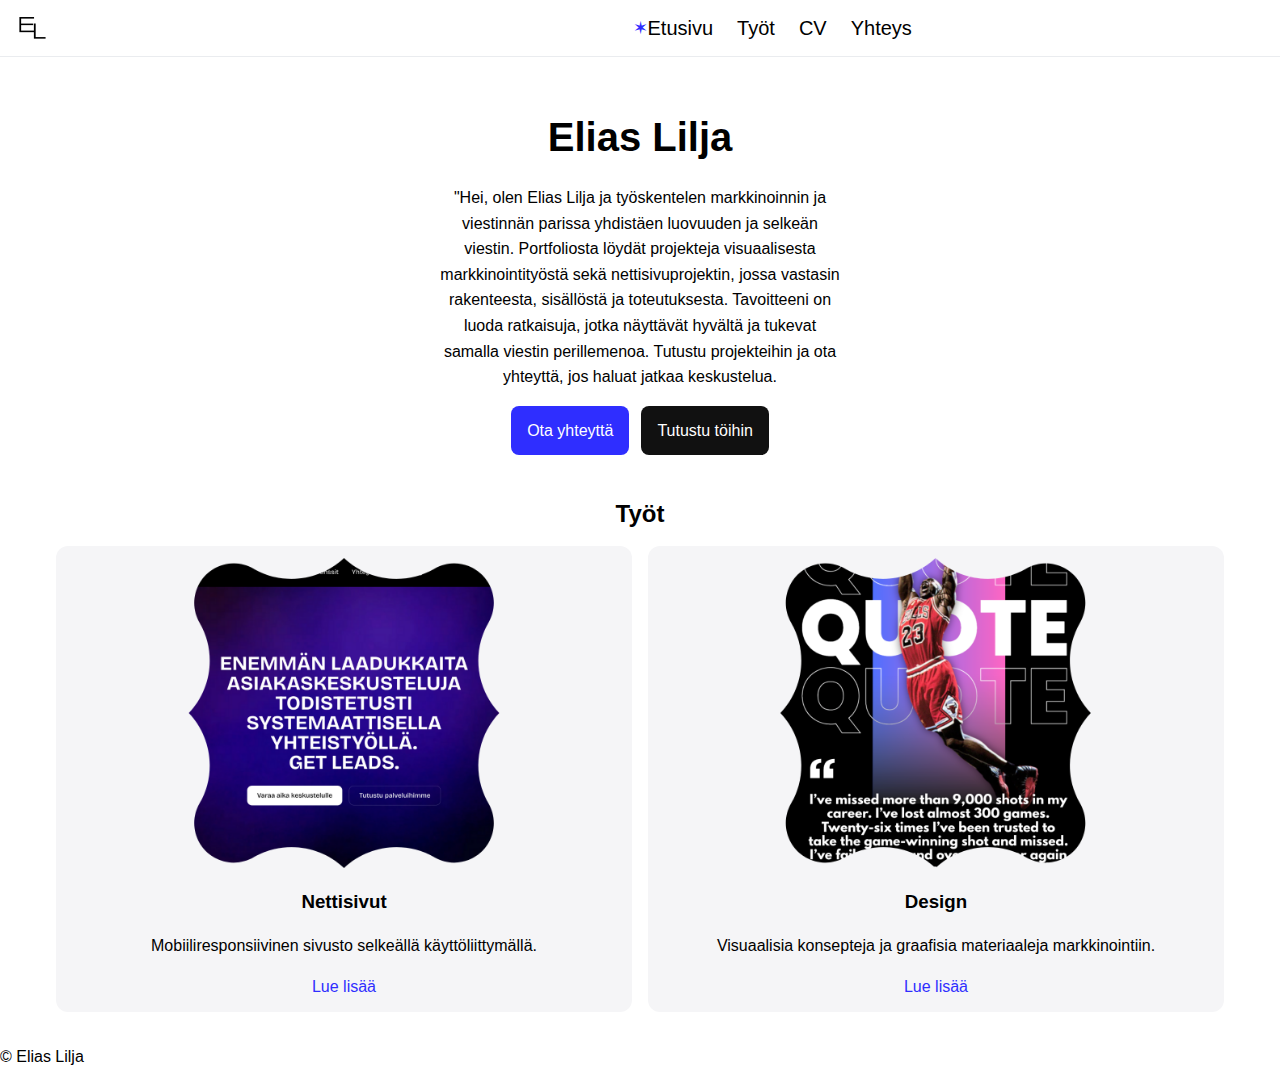
<file: index.html>
<!doctype html>
<html lang="fi">
<head>
  <meta charset="utf-8">
  <meta name="viewport" content="width=device-width, initial-scale=1">
  <title>Elias Lilja – Etusivu</title>
  
  <link rel="stylesheet" href="style.css">
</head>
<body>
<header class="site-header">
  <a class="logo" href="index.html" aria-label="Etusivu">
  <img src="logoEL.png" alt="Logo">
</a>
  <div class="symbol" aria-hidden="true">✶</div>
  <button class="menu-toggle" aria-expanded="false" aria-controls="mainnav" aria-label="Avaa valikko">☰</button>
  <nav id="mainnav" class="nav-drawer" aria-label="Päävalikko">
    <ul>
      <li><a href="index.html" aria-current="page">Etusivu</a></li>
      <li><a href="tyot.html">Työt</a></li>
      <li><a href="cv.html">CV</a></li>
      <li><a href="yhteys.html">Yhteys</a></li>
    </ul>
  </nav>
</header>

<main>
  <section class="hero">
    <h1>Elias Lilja</h1>
    <p class="lead">
      "Hei, olen Elias Lilja ja työskentelen markkinoinnin ja viestinnän parissa yhdistäen luovuuden ja selkeän viestin. Portfoliosta löydät projekteja visuaalisesta markkinointityöstä sekä nettisivuprojektin, jossa vastasin rakenteesta, sisällöstä ja toteutuksesta. Tavoitteeni on luoda ratkaisuja, jotka näyttävät hyvältä ja tukevat samalla viestin perillemenoa. Tutustu projekteihin ja ota yhteyttä, jos haluat jatkaa keskustelua. 
 
    </p>
    <div class="cta">
      <a class="btn" href="yhteys.html">Ota yhteyttä</a>
      <a class="btn btn-secondary" href="tyot.html">Tutustu töihin</a>
    </div>
  </section>

  <section class="work-teaser">
    <h2>Työt</h2>
    <div class="cards">
      <article class="card">
  <img src="nbkuvaN.png" alt="Verkkosivuprojekti">
  <div class="card-body">
    <h3>Nettisivut</h3>
    <p>Mobiiliresponsiivinen sivusto selkeällä käyttöliittymällä.</p>
    <a class="card-link" href="tyot.html">Lue lisää</a>
  </div>
</article>
<article class="card">
  <img src="nbkuvaD.png" alt="Design projektin kuva">
  <div class="card-body">
    <h3>Design</h3>
    <p>Visuaalisia konsepteja ja graafisia materiaaleja markkinointiin.</p>
    <a class="card-link" href="tyot.html">Lue lisää</a>
  </div>
</article>

    </div>
  </section>
</main>

<footer class="site-footer">
  <p>© Elias Lilja</p>
</footer>

<script src="main.js"></script>
</body>
</html>
</file>
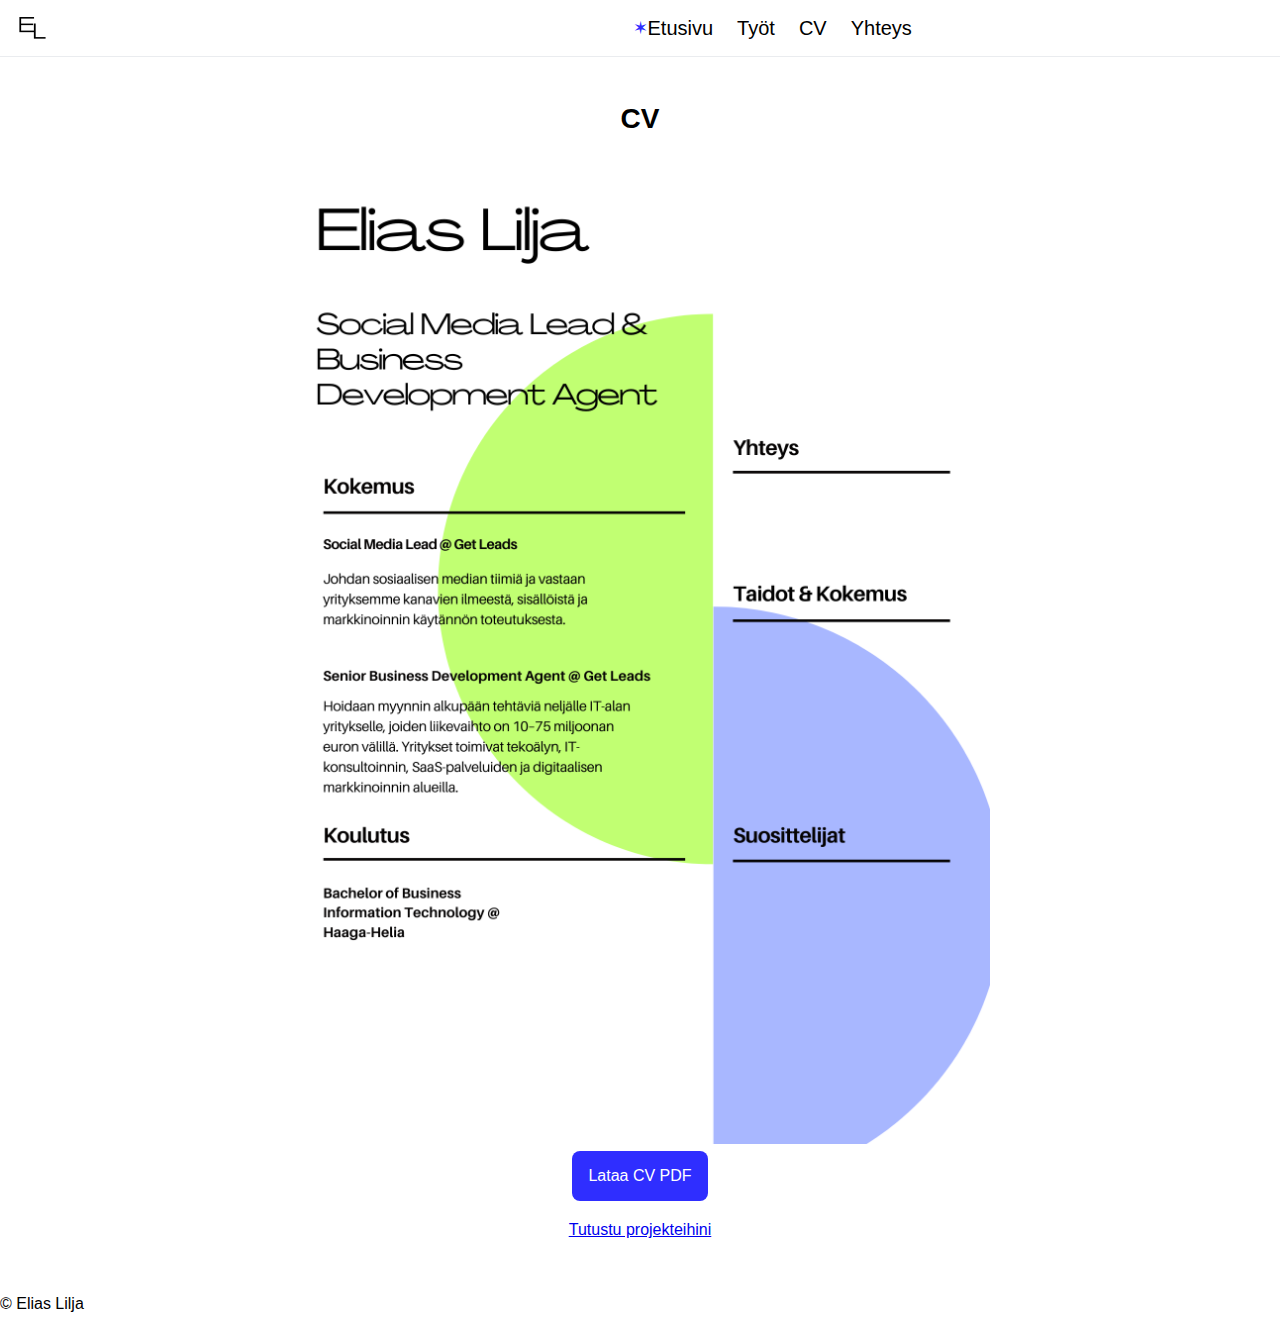
<file: cv.html>
<!doctype html>
<html lang="fi">
<head>
  <meta charset="utf-8">
  <meta name="viewport" content="width=device-width, initial-scale=1">
  <title>Elias Lilja – CV</title>
   <link rel="preconnect" href="https://fonts.googleapis.com">
  <link rel="preconnect" href="https://fonts.gstatic.com" crossorigin>
  <link href="https://fonts.googleapis.com/css2?family=Epilogue:wght@400;500;600;700;800&display=swap" rel="stylesheet">
  <link rel="stylesheet" href="style.css">
</head>
<body>
<header class="site-header">
  <a class="logo" href="index.html" aria-label="Etusivu">
    <img src="logoEL.png" alt="Logo">
  </a>

  <div class="symbol" aria-hidden="true">✶</div>

  <button class="menu-toggle" aria-expanded="false" aria-controls="mainnav" aria-label="Avaa valikko">☰</button>

  <nav id="mainnav" class="nav-drawer" aria-label="Päävalikko">
    <ul>
      <li><a href="index.html">Etusivu</a></li>
      <li><a href="tyot.html">Työt</a></li>
      <li><a href="cv.html">CV</a></li>
      <li><a href="yhteys.html">Yhteys</a></li>
    </ul>
  </nav>
</header>


<main class="cv-page">
  <h1 class="page-title">CV</h1>

  <figure class="cv-figure">
    <img src="Yellow and Gray Creative Resume.png" alt="CV esikatselukuva">
    <figcaption>
      <a class="btn" href="Yellow and Gray Creative Resume.png">Lataa CV PDF</a>
    </figcaption>
  </figure>

  <p class="muted"><a href="tyot.html">Tutustu projekteihini</a></p>
</main>

<footer class="site-footer">
  <p>© Elias Lilja</p>
</footer>

<script src="main.js"></script>
</body>
</html>
</file>
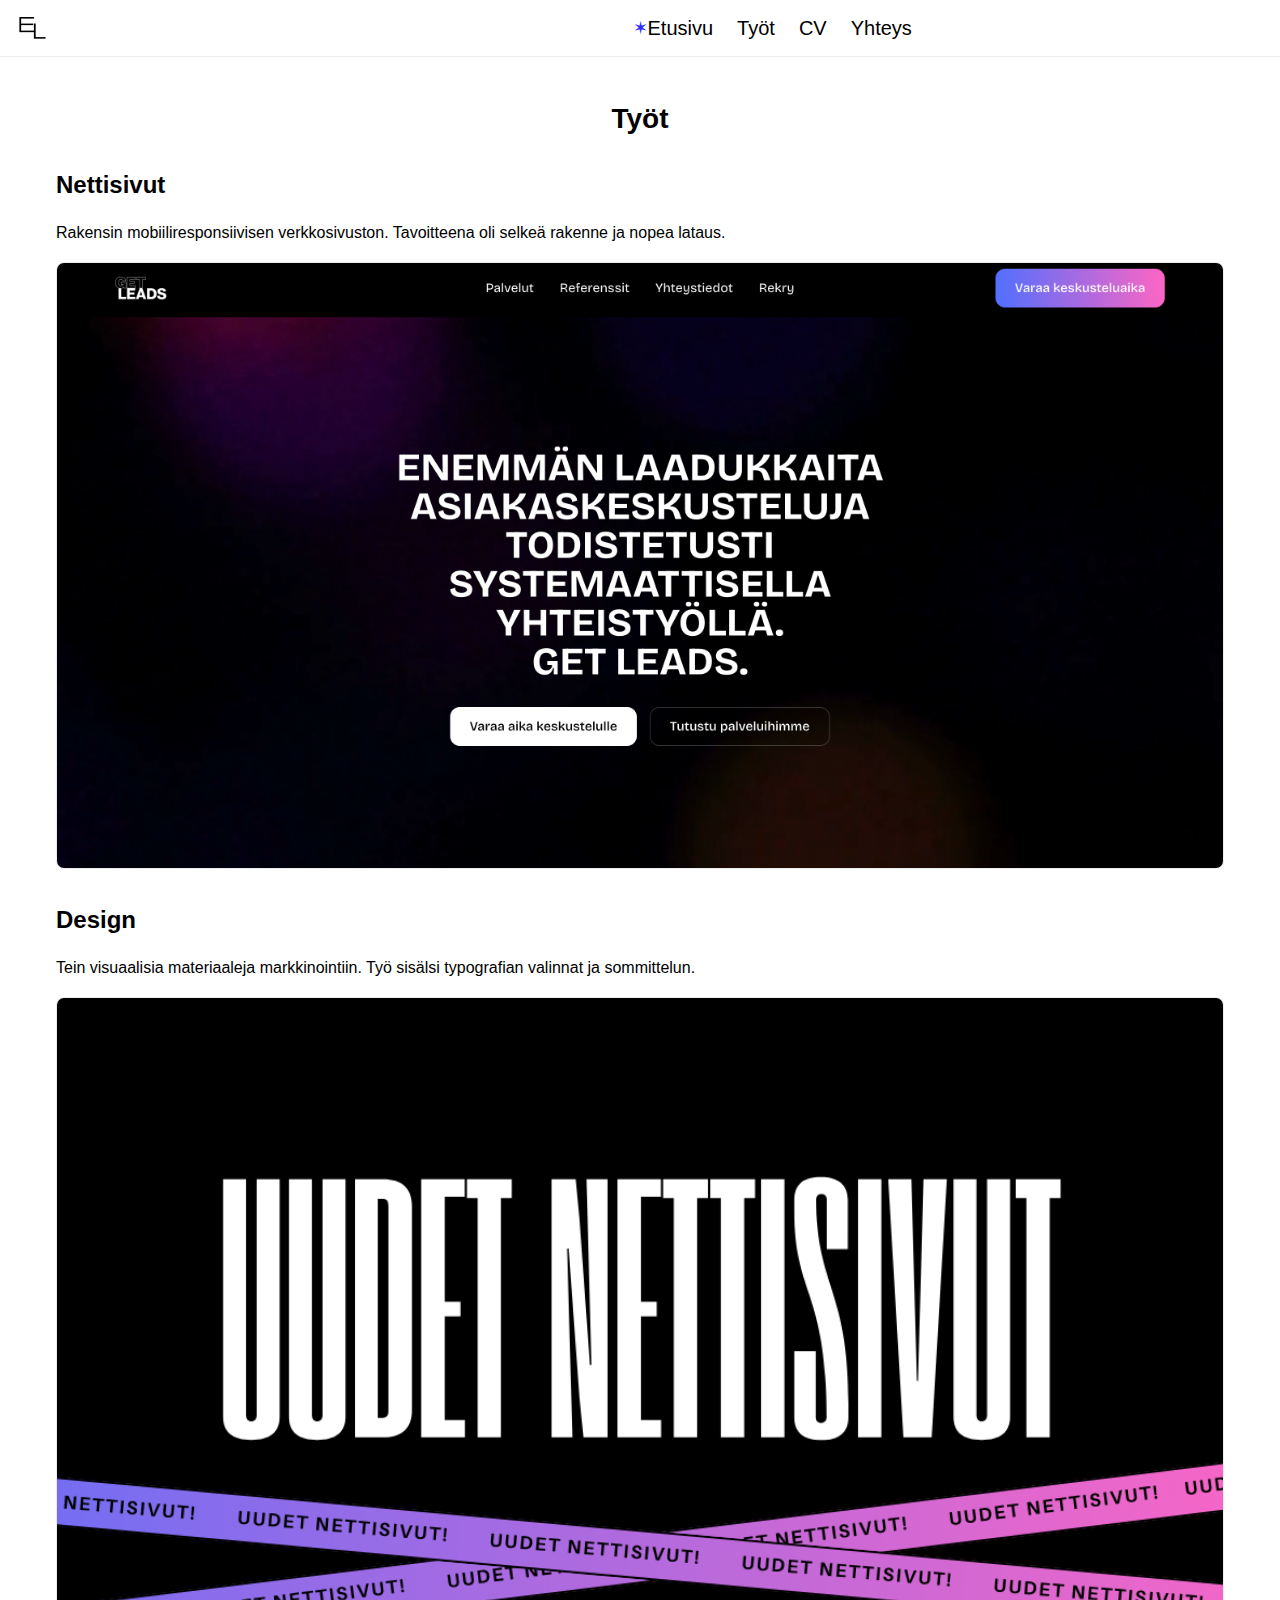
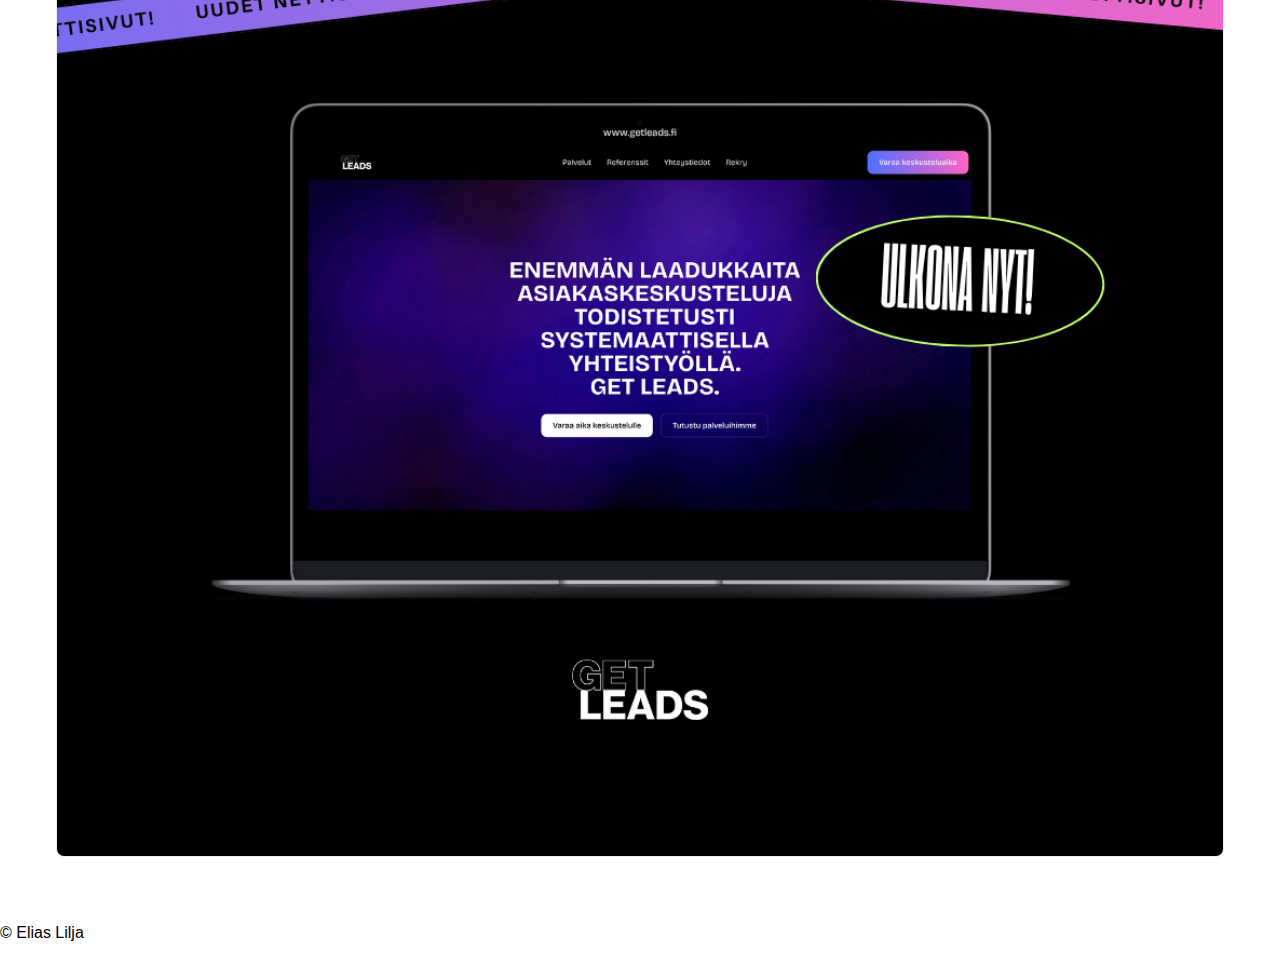
<file: tyot.html>
<!doctype html>
<html lang="fi">
<head>
  <meta charset="utf-8">
  <meta name="viewport" content="width=device-width, initial-scale=1">
  <title>Elias Lilja – Työt</title>
   <link rel="preconnect" href="https://fonts.googleapis.com">
  <link rel="preconnect" href="https://fonts.gstatic.com" crossorigin>
  <link href="https://fonts.googleapis.com/css2?family=Epilogue:wght@400;500;600;700;800&display=swap" rel="stylesheet">
  <link rel="stylesheet" href="style.css">
</head>
<body>
<header class="site-header">
  <a class="logo" href="index.html" aria-label="Etusivu">
    <img src="logoEL.png" alt="Logo">
  </a>

  <div class="symbol" aria-hidden="true">✶</div>

  <button class="menu-toggle" aria-expanded="false" aria-controls="mainnav" aria-label="Avaa valikko">☰</button>

  <nav id="mainnav" class="nav-drawer" aria-label="Päävalikko">
    <ul>
      <li><a href="index.html">Etusivu</a></li>
      <li><a href="tyot.html">Työt</a></li>
      <li><a href="cv.html">CV</a></li>
      <li><a href="yhteys.html">Yhteys</a></li>
    </ul>
  </nav>
</header>

<main>
  <h1 class="page-title">Työt</h1>

  <section class="project-block">
    <h2>Nettisivut</h2>
    <p>Rakensin mobiiliresponsiivisen verkkosivuston. Tavoitteena oli selkeä rakenne ja nopea lataus.</p>
    <img src="kuvanettisivu.png" alt="Nettisivuprojektin mockup">
  </section>

  <section class="project-block">
    <h2>Design</h2>
    <p>Tein visuaalisia materiaaleja markkinointiin. Työ sisälsi typografian valinnat ja sommittelun.</p>
    <img src="Visual2.png" alt="Design projektin esikatselu">
  </section>
</main>

<footer class="site-footer">
  <p>© Elias Lilja</p>
</footer>

<script src="main.js"></script>
</body>
</html>
</file>
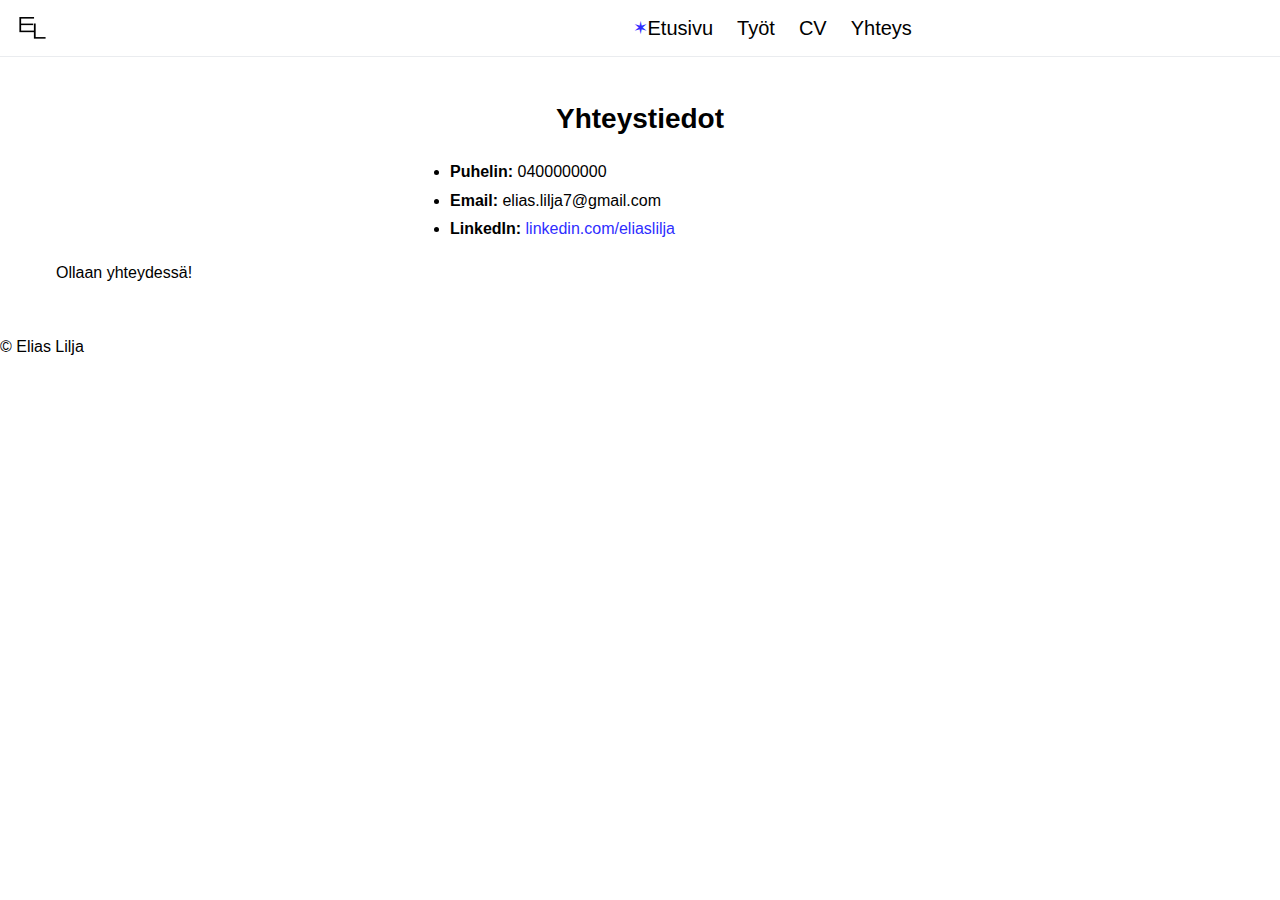
<file: yhteys.html>
<!doctype html>
<html lang="fi">
<head>
  <meta charset="utf-8">
  <meta name="viewport" content="width=device-width, initial-scale=1">
  <title>Elias Lilja – Yhteys</title>
   <link rel="preconnect" href="https://fonts.googleapis.com">
  <link rel="preconnect" href="https://fonts.gstatic.com" crossorigin>
  <link href="https://fonts.googleapis.com/css2?family=Epilogue:wght@400;500;600;700;800&display=swap" rel="stylesheet">
  <link rel="stylesheet" href="style.css">
</head>
<body>
<header class="site-header">
  <a class="logo" href="index.html" aria-label="Etusivu">
    <img src="logoEL.png" alt="Logo">
  </a>

  <div class="symbol" aria-hidden="true">✶</div>

  <button class="menu-toggle" aria-expanded="false" aria-controls="mainnav" aria-label="Avaa valikko">☰</button>

  <nav id="mainnav" class="nav-drawer" aria-label="Päävalikko">
    <ul>
      <li><a href="index.html">Etusivu</a></li>
      <li><a href="tyot.html">Työt</a></li>
      <li><a href="cv.html">CV</a></li>
      <li><a href="yhteys.html">Yhteys</a></li>
    </ul>
  </nav>
</header>

<main class="contact-page">
  <h1 class="page-title">Yhteystiedot</h1>
  <ul class="contact-list">
    <li><strong>Puhelin:</strong> 0400000000</li>
    <li><strong>Email:</strong> elias.lilja7@gmail.com</li>
    <li><strong>LinkedIn:</strong> <a href="https://www.linkedin.com/in/eliaslilja/">linkedin.com/eliaslilja</a></li>
  </ul>

  <p class="big-callout">Ollaan yhteydessä!</p>
</main>

<footer class="site-footer">
  <p>© Elias Lilja</p>
</footer>

<script src="main.js"></script>
</body>
</html>
</file>
<file: style.css>
/* Jos Agrandir ei ole, fallback on Arial */
:root{
  --bg:#ffffff;
  --text:#000000;
  --muted:#222222;
  --accent:#2F2EFF;
  --card:#f5f5f7;
  --maxw:1200px;
}

*{box-sizing:border-box}
html,body{margin:0;padding:0}

body{
  font-family:"Agrandir", Arial, Helvetica, sans-serif;
  color:var(--text);
  background:var(--bg);
  line-height:1.6;
}

h1,h2,h3,h4,h5,h6,.page-title{
  font-family:"Agrandir Grand","Agrandir", Arial, Helvetica, sans-serif;
  font-weight:700;
  margin:0 0 .4em 0;
  color:var(--text);
}

/* Header */
.site-header{
  position:sticky;
  top:0;
  background:var(--bg);
  display:grid;
  grid-template-columns:1fr auto 1fr;
  align-items:center;
  padding:12px 16px;
  border-bottom:1px solid #eaecef;
  z-index:10;
}
.logo{
  font-weight:700;
  text-decoration:none;
  color:var(--text);
  font-size:20px;
  justify-self:start;
}
.symbol{justify-self:center;color:var(--accent);font-size:18px;line-height:1}
.menu-toggle{
  justify-self:end;
  font-size:22px;
  background:transparent;
  border:0;
  cursor:pointer;
  line-height:1;
}

/* Mobiilinav piiloon oletuksena */
.nav-drawer{
  position:fixed;
  inset:0 0 0 40%;
  background:var(--bg);
  transform:translateX(100%);
  transition:transform .25s ease;
  padding:80px 24px 24px;
}
.nav-drawer.open{transform:translateX(0)}
.nav-drawer ul{list-style:none;margin:0;padding:0;display:grid;gap:16px}
.nav-drawer a{color:var(--text);text-decoration:none;font-size:20px}
.nav-drawer a:hover{color:var(--accent)}

/* Desktopissa vaakavalikko */
@media (min-width:900px){
  .menu-toggle{display:none}
  .nav-drawer{
    position:static;
    transform:none;
    inset:auto;
    padding:0;
    background:transparent;
  }
  .nav-drawer ul{display:flex;gap:24px}
}

main{max-width:var(--maxw);padding:16px;margin:0 auto}

/* Etusivu */
.hero{text-align:center;padding:32px 8px 8px}
.hero h1{font-size:32px}
@media (min-width:900px){.hero h1{font-size:40px}}
.lead{max-width:46ch;margin:0 auto 16px}
.cta{display:flex;gap:12px;justify-content:center;flex-wrap:wrap}

.btn{
  display:inline-block;
  padding:12px 16px;
  background:var(--accent);
  color:#fff;
  text-decoration:none;
  border-radius:8px;
}
.btn:hover{filter:brightness(.9)}
.btn.btn-secondary{background:#111}

/* Etusivun nostot */
.work-teaser h2 { text-align:center; margin:32px 0 12px }
.cards { display:grid; gap:16px; grid-template-columns:1fr }
@media (min-width:900px){ .cards { grid-template-columns:repeat(2,1fr) } }

.card { background:var(--card); border-radius:12px; padding:12px }
.card img { width:100%; height:auto; border-radius:8px }
.card h3 { margin:.6em 0 .2em }
.card-link { color:var(--accent); text-decoration:none }
.card-link:hover { text-decoration:underline }
.card .card-body { text-align:center }
.card .card-body .card-link { display:inline-block }


/* Työt sivu */
.page-title{text-align:center;margin:24px 0 12px;font-size:28px}
.project-block{margin:24px 0}
.project-block img{width:100%;height:auto;border:1px solid #eaecef;border-radius:8px}

/* CV sivu */
.cv-figure{margin:12px auto;max-width:700px;text-align:center}
.cv-figure img{width:100%;height:auto;border-radius:8px;background:#eee}
.muted{text-align:center;color:#444}

/* Yhteys sivu */
.contact-list{max-width:460px;margin:16px auto;line-height:1.8}
.contact-list a{color:var(--accent);text-decoration:none}
.contact-list a:hover{text-decoration:underline}
.big-callout{
}
/* Logo */
.logo img {
  height: 32px;   /* säädä korkeutta */
  width: auto;    /* leveys automaattisesti */
  display: block; /* poistaa turhat välit kuvan alta */
}
</file>
